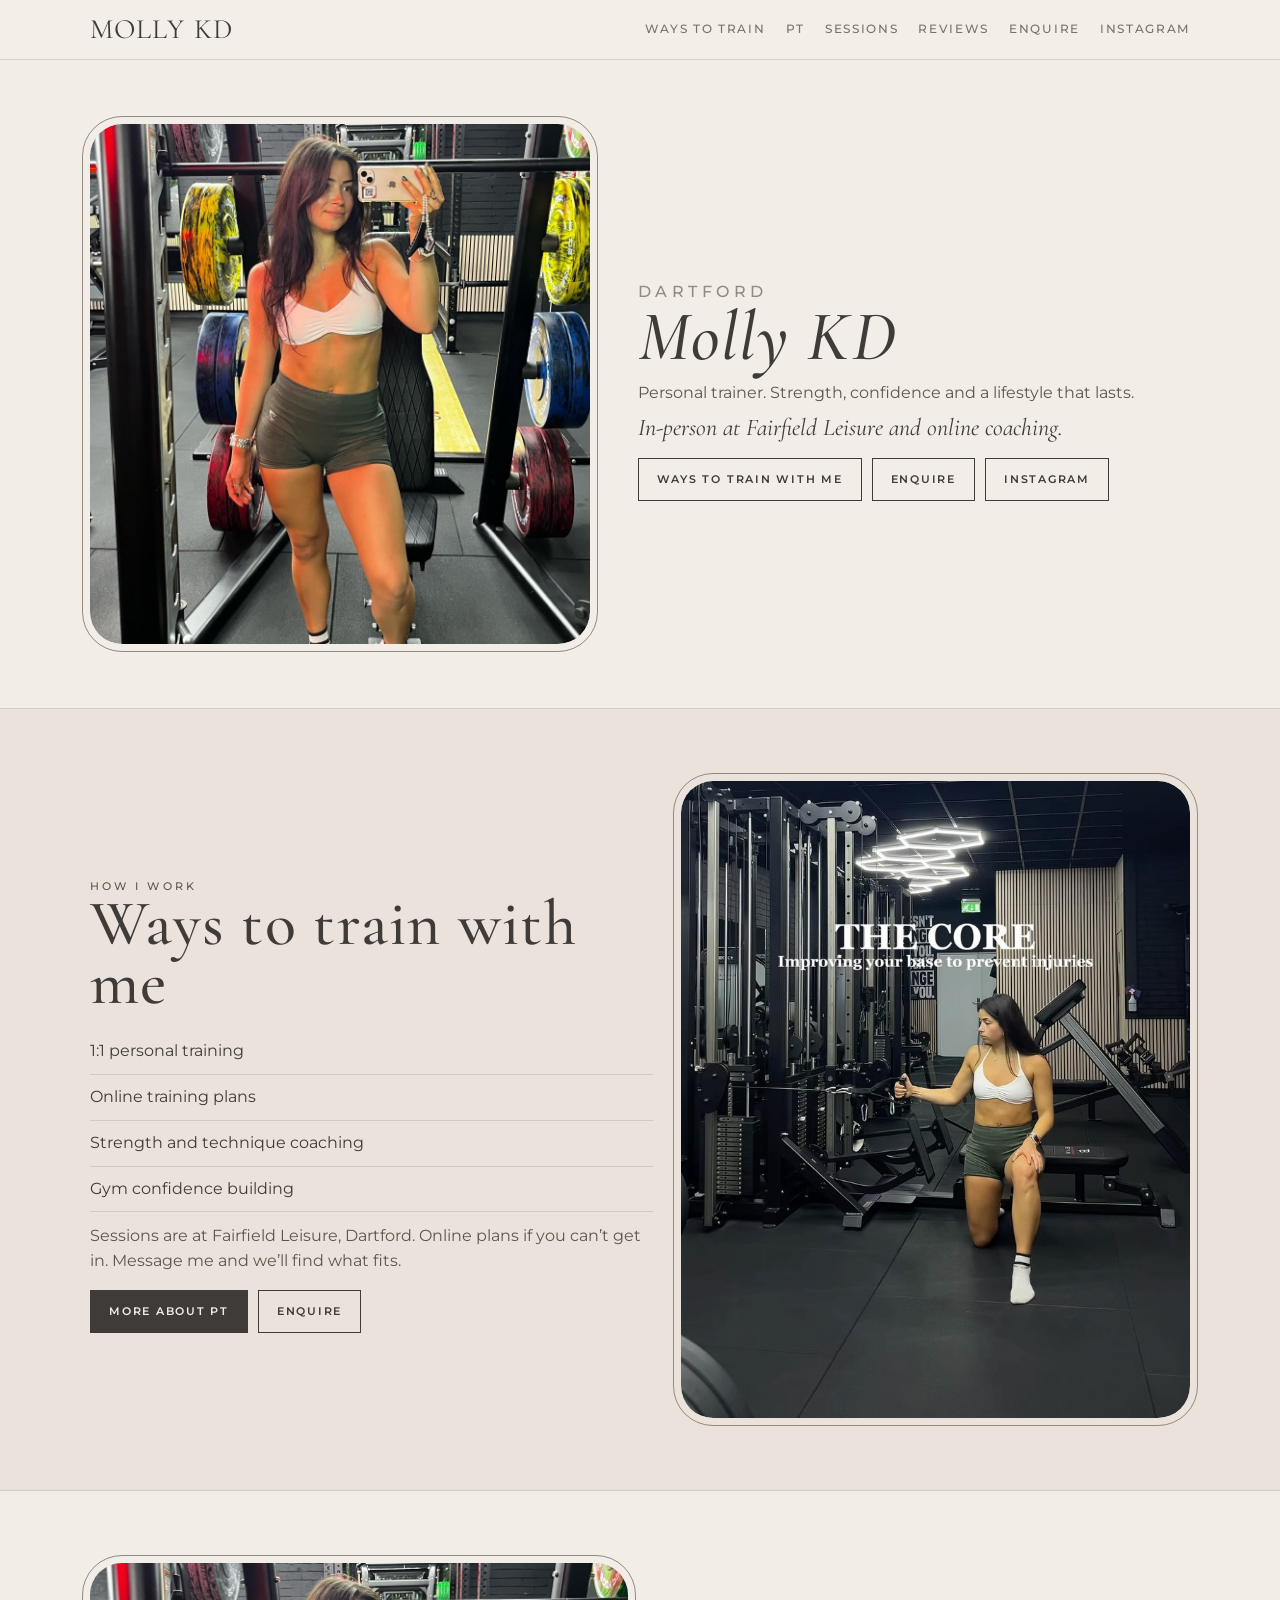
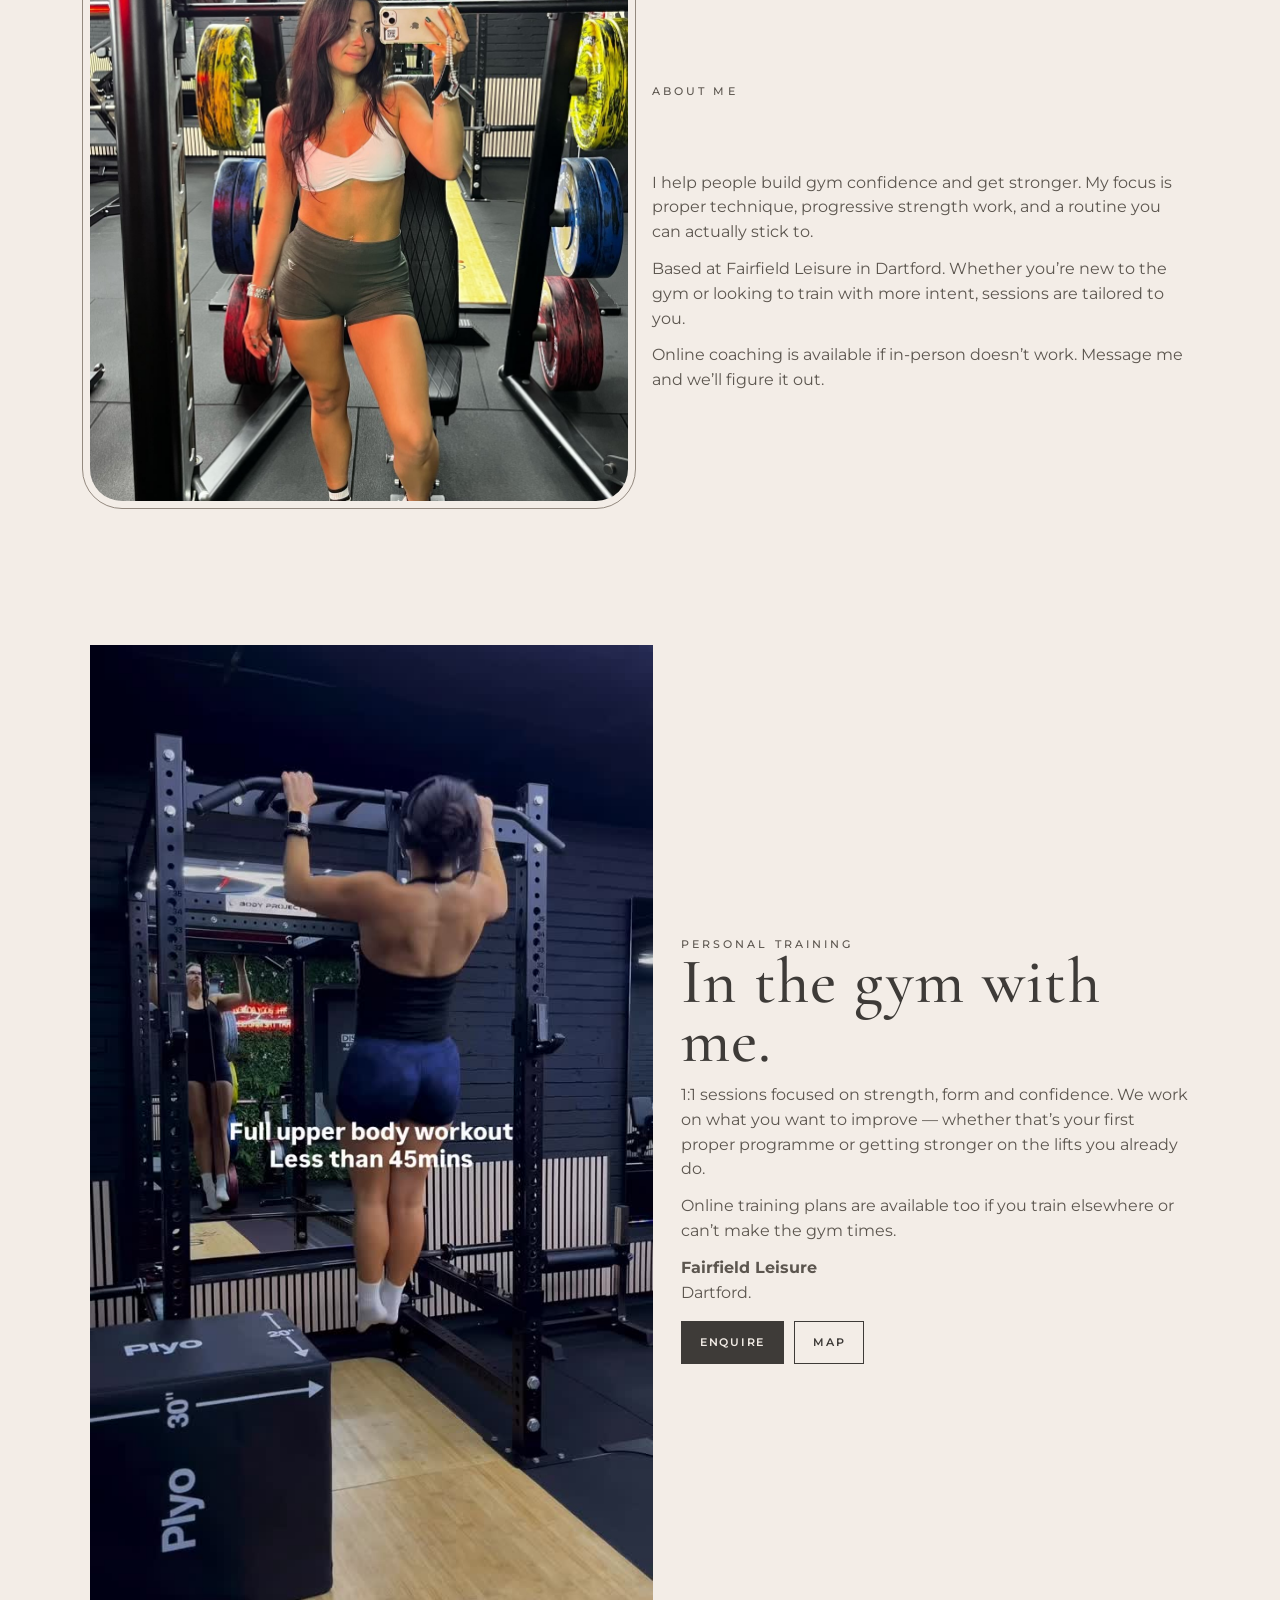
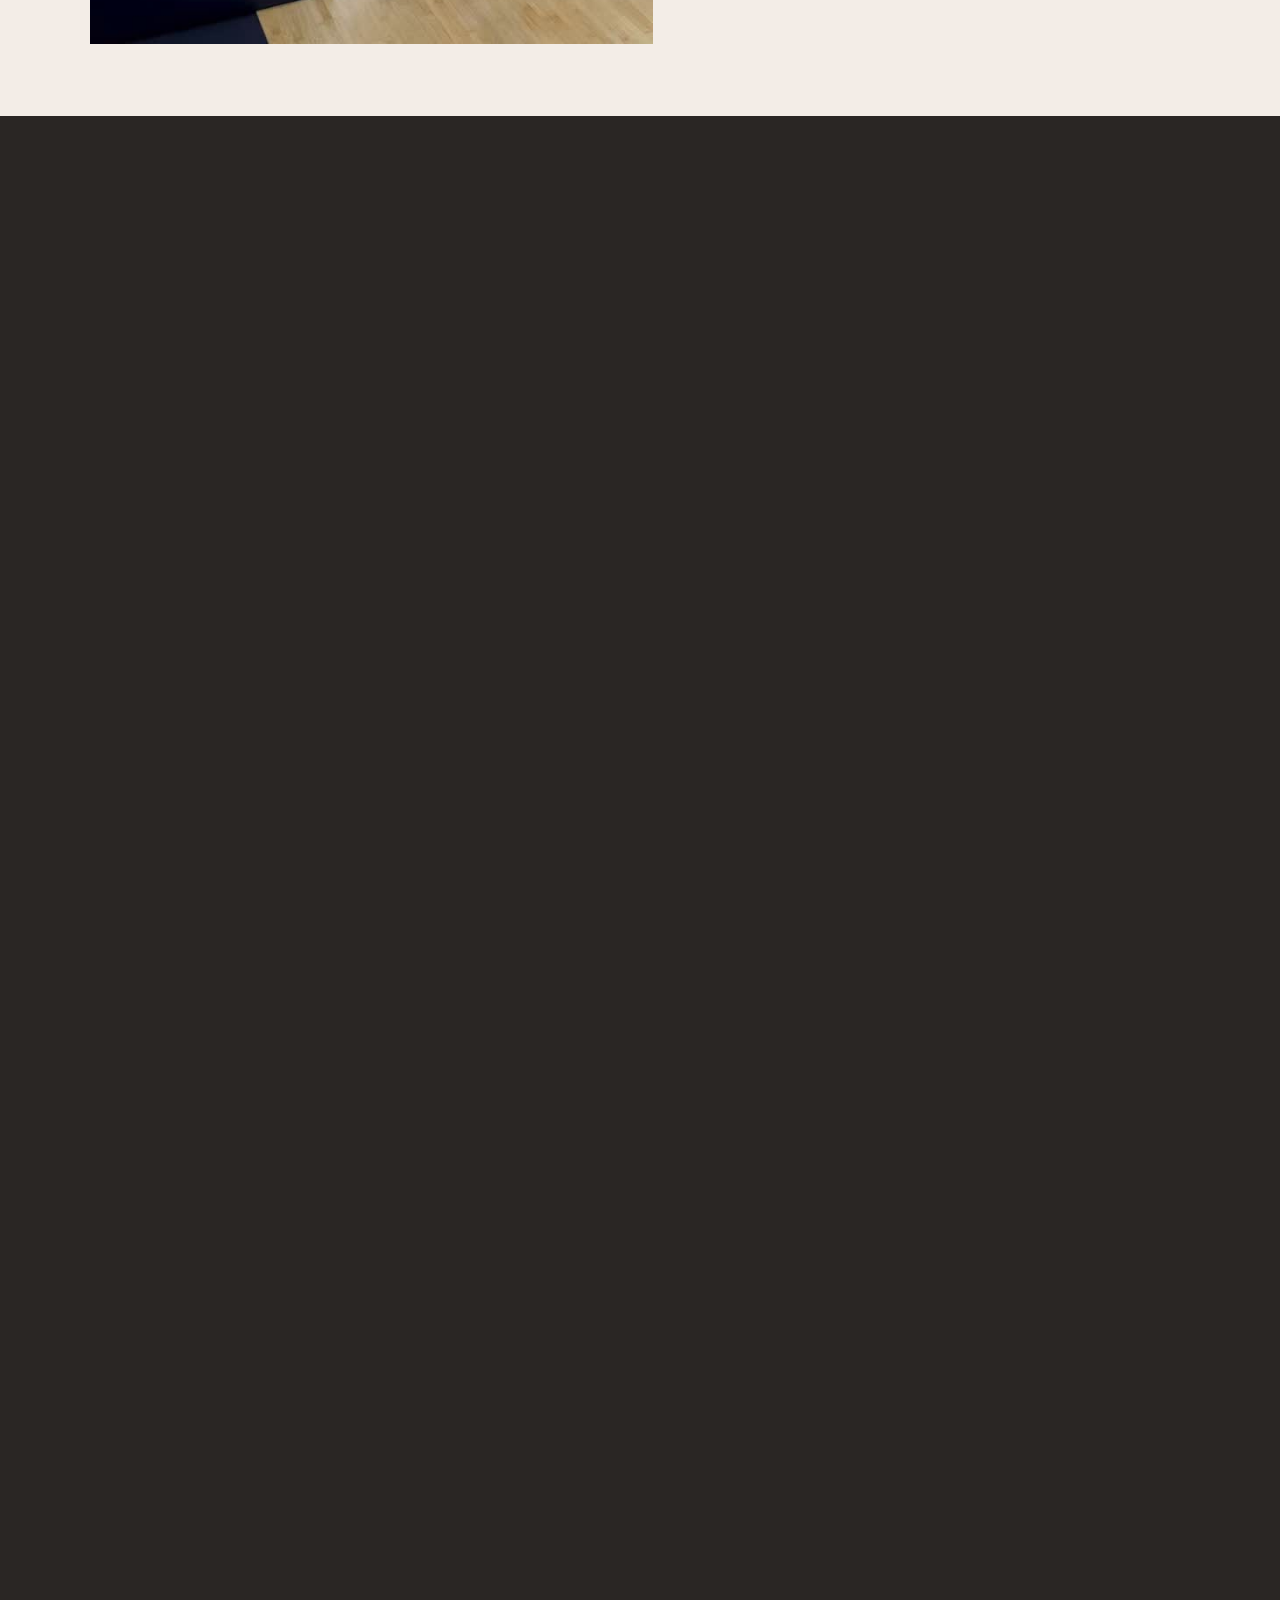
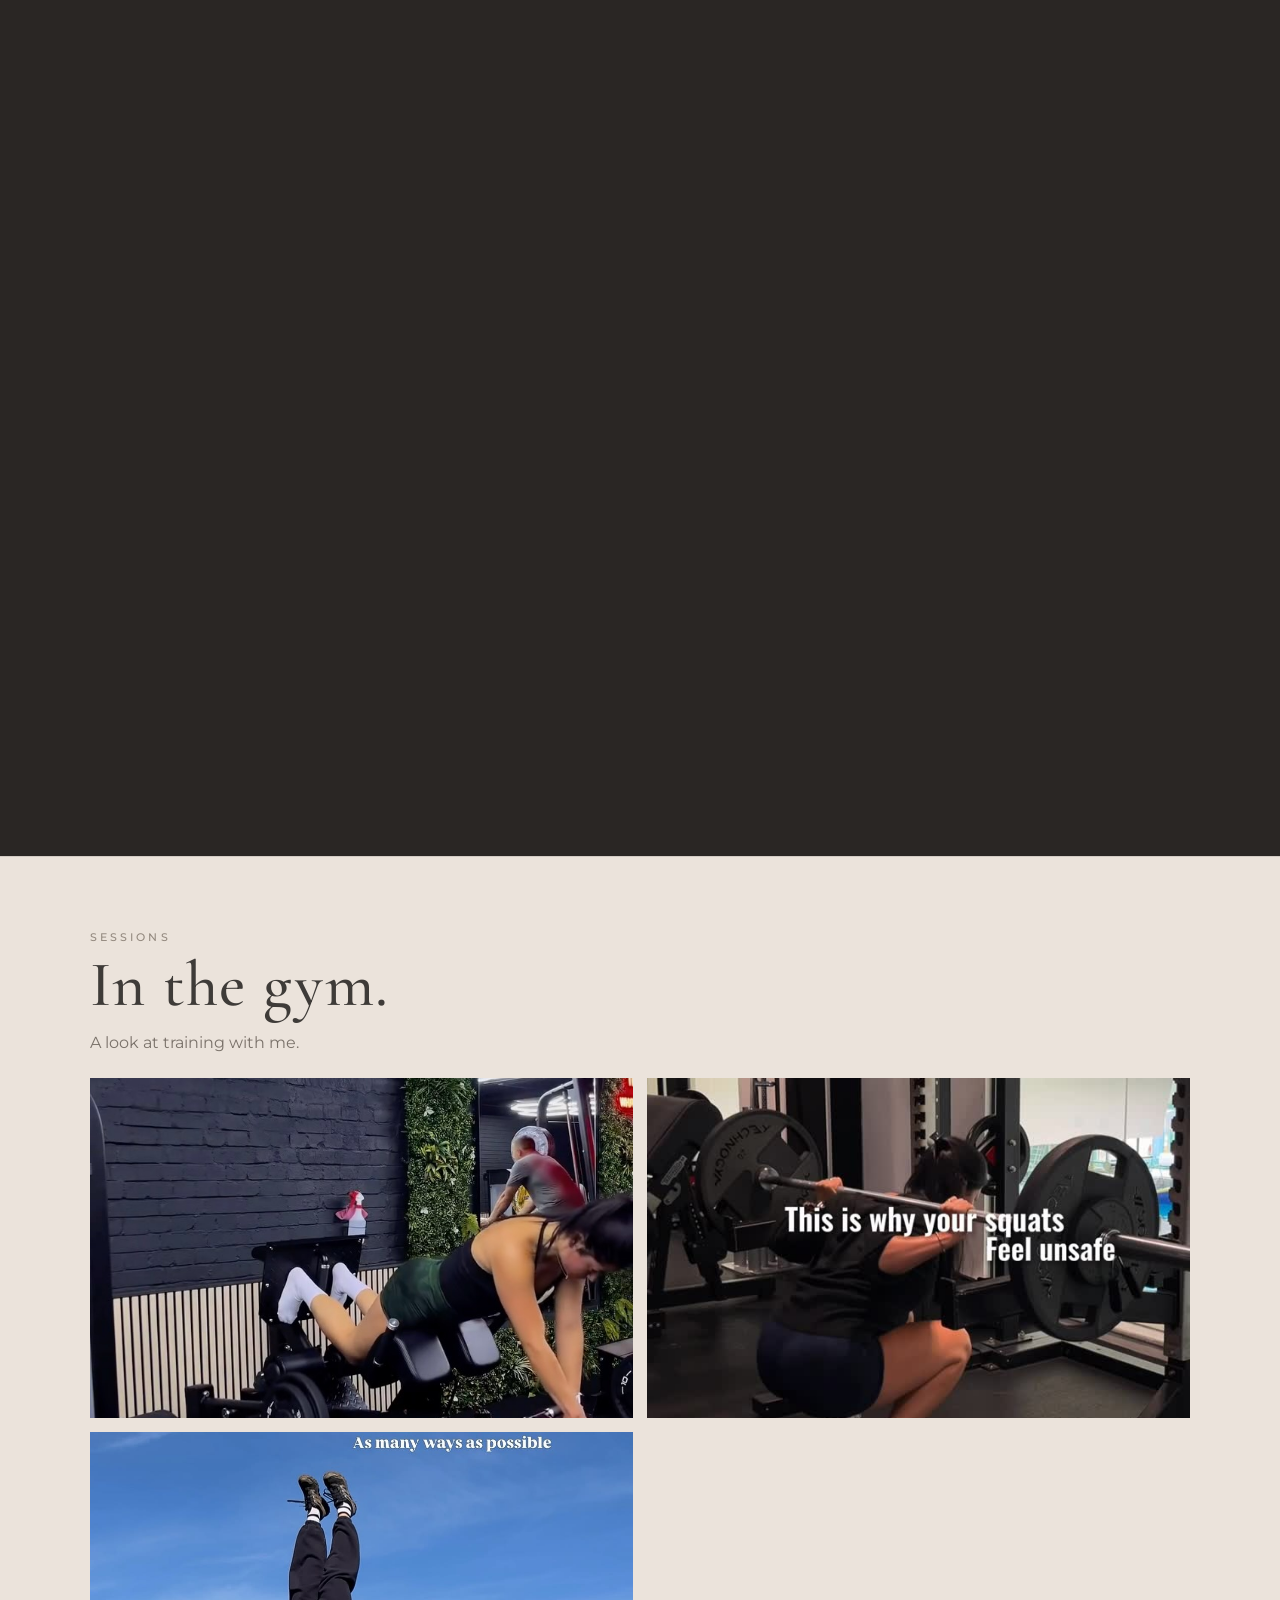
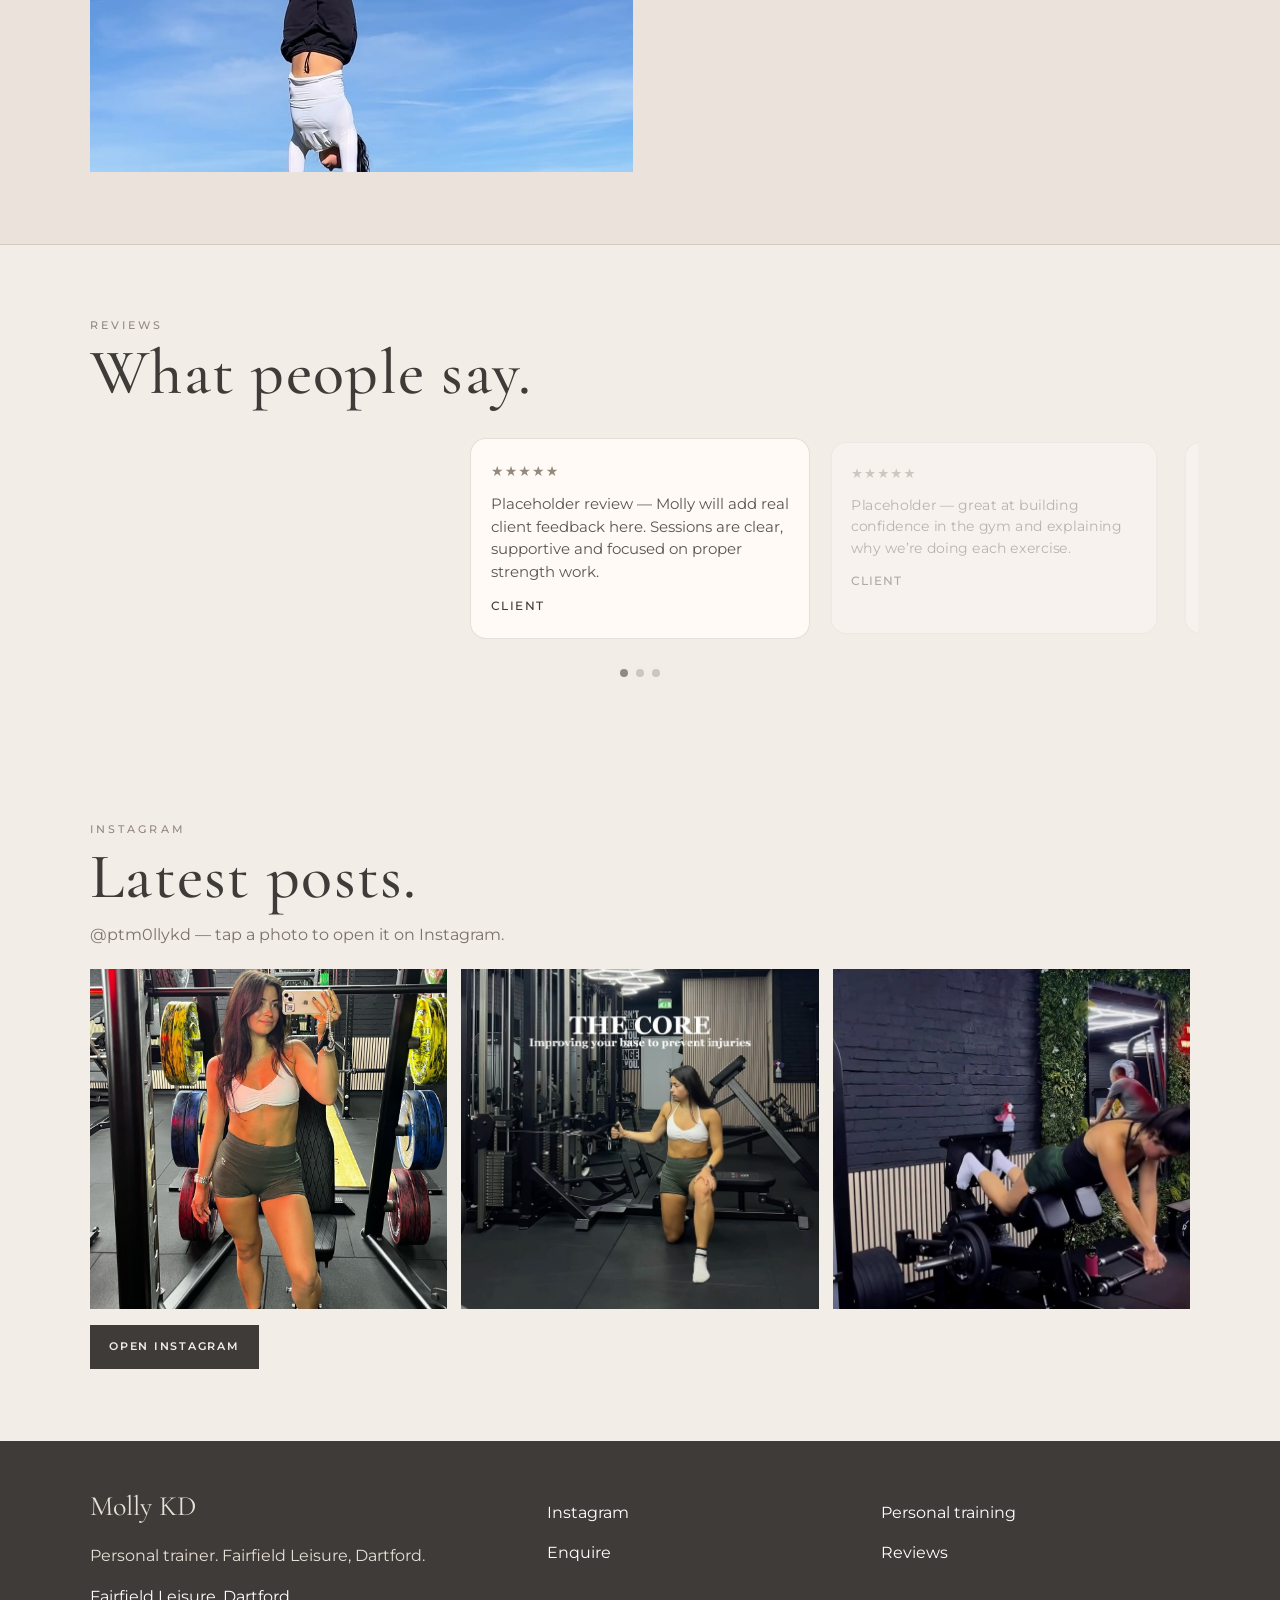
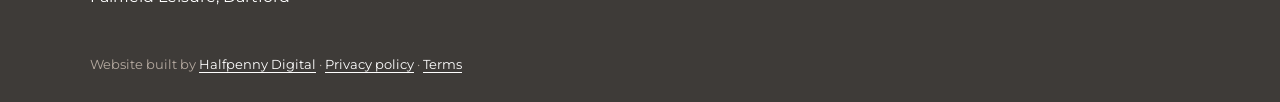
<file: index.html>
<!DOCTYPE html>
<html lang="en">
<head>
  <meta charset="utf-8" />
  <meta name="viewport" content="width=device-width, initial-scale=1" />
  <title>Molly KD — Personal Trainer, Dartford</title>
  <meta name="description" content="1-to-1 strength coaching and online training plans with Molly KD at Fairfield Leisure, Dartford." />
  <link rel="preconnect" href="https://fonts.googleapis.com" />
  <link rel="preconnect" href="https://fonts.gstatic.com" crossorigin />
  <link href="https://fonts.googleapis.com/css2?family=Cormorant+Garamond:ital,wght@0,500;0,600;1,500&family=Montserrat:wght@400;500;600&display=swap" rel="stylesheet" />
  <link rel="stylesheet" href="css/styles.css?v=4" />
  <link rel="stylesheet" href="css/header-fix.css?v=2" />
  <link rel="stylesheet" href="css/scrub-lines.css?v=5" />
  <link rel="stylesheet" href="css/enquire.css?v=2" />
  <link rel="stylesheet" href="css/mobile-panels.css?v=47" />
  <link rel="stylesheet" href="css/reviews.css?v=4" />
</head>
<body>
  <div id="site-header"></div>

  <section class="hero">
    <div class="wrap hero-split">
      <figure class="hero-photo">
        <img src="photos/about-me-02.jpg" alt="Molly KD" />
      </figure>
      <div class="hero-copy">
        <p class="kicker hero-in d1">Dartford</p>
        <h1 class="hero-in d2">Molly KD</h1>
        <p class="hero-in d3">Personal trainer. Strength, confidence and a lifestyle that lasts.</p>
        <p class="hero-in d3 hero-tag">In-person at Fairfield Leisure and online coaching.</p>
        <div class="btn-row hero-in d4">
          <a class="btn ghost" href="#work">Ways to train with me</a>
          <a class="btn ghost" data-enquire href="enquire.html">Enquire</a>
          <a class="btn ghost" href="https://www.instagram.com/ptm0llykd/" target="_blank" rel="noreferrer">Instagram</a>
        </div>
      </div>
    </div>
  </section>

  <section class="section alt" id="work">
    <div class="wrap split">
      <div class="copy">
        <p class="kicker reveal">How I work</p>
        <h2 class="reveal">Ways to train with me</h2>
        <ul class="include-list" data-stagger>
          <li>1:1 personal training</li>
          <li>Online training plans</li>
          <li>Strength and technique coaching</li>
          <li>Gym confidence building</li>
        </ul>
        <p class="reveal">Sessions are at Fairfield Leisure, Dartford. Online plans if you can’t get in. Message me and we’ll find what fits.</p>
        <div class="btn-row reveal">
          <a class="btn" href="#pt">More about PT</a>
          <a class="btn ghost" data-enquire href="enquire.html">Enquire</a>
        </div>
      </div>
      <figure class="photo-frame reveal">
        <img src="photos/training-01.jpg" alt="Molly training" />
      </figure>
    </div>
  </section>

  <section class="section" id="about">
    <div class="wrap about-grid">
      <div>
        <p class="kicker reveal">About me</p>
        <h2 class="reveal">I’m Molly.</h2>
        <p class="reveal">I help people build gym confidence and get stronger. My focus is proper technique, progressive strength work, and a routine you can actually stick to.</p>
        <p class="reveal about-more">Based at Fairfield Leisure in Dartford. Whether you’re new to the gym or looking to train with more intent, sessions are tailored to you.</p>
        <p class="reveal">Online coaching is available if in-person doesn’t work. Message me and we’ll figure it out.</p>
      </div>
      <figure class="about-photo reveal">
        <img src="photos/about-me-02.jpg" alt="Molly KD" />
      </figure>
    </div>
  </section>

  <section class="section" id="pt">
    <div class="wrap split">
      <figure class="photo-frame reveal">
        <img src="photos/training-02.jpg" alt="Molly in the gym" />
      </figure>
      <div class="copy">
        <p class="kicker reveal">Personal training</p>
        <h2 class="reveal">In the gym with me.</h2>
        <p class="reveal">1:1 sessions focused on strength, form and confidence. We work on what you want to improve — whether that’s your first proper programme or getting stronger on the lifts you already do.</p>
        <p class="reveal">Online training plans are available too if you train elsewhere or can’t make the gym times.</p>
        <p class="reveal"><strong>Fairfield Leisure</strong><br />Dartford.</p>
        <div class="btn-row reveal">
          <a class="btn" data-enquire href="enquire.html">Enquire</a>
          <a class="btn ghost" href="https://maps.google.com/?q=Fairfield+Leisure+Dartford" target="_blank" rel="noreferrer">Map</a>
        </div>
      </div>
    </div>
  </section>

  <section class="scrub" id="scrub">
    <div class="scrub-sticky">
      <video
        class="scrub-video"
        src="videos/training-reel.mp4"
        muted
        loop
        playsinline
        webkit-playsinline
        preload="auto"
      ></video>
      <div class="scrub-shade"></div>
      <div class="scrub-copy">
        <h2>
          <span class="scrub-line">STRENGTH</span>
          <span class="scrub-line">THAT</span>
          <span class="scrub-line">STICKS</span>
        </h2>
      </div>
      <div class="scrub-copy right">
        <h2>
          <span class="scrub-line">STRENGTH</span>
          <span class="scrub-line">THAT</span>
          <span class="scrub-line">STICKS</span>
        </h2>
      </div>
    </div>
  </section>

  <section class="section alt" id="studio">
    <div class="wrap">
      <p class="kicker reveal">Sessions</p>
      <h2 class="reveal">In the gym.</h2>
      <p class="lede reveal">A look at training with me.</p>
      <div class="results" data-stagger>
        <figure><img src="photos/action-01.jpg" alt="Training" /></figure>
        <figure><img src="photos/training-03.jpg" alt="Gym session" /></figure>
        <figure><img src="photos/lifestyle-01.jpg" alt="Lifestyle" /></figure>
      </div>
    </div>
  </section>

  <section class="section" id="reviews">
    <div class="wrap">
      <p class="kicker reveal">Reviews</p>
      <h2 class="reveal">What people say.</h2>
      <div class="quote-scroller" id="quote-scroller">
        <div class="quotes" id="quotes">
          <figure class="quote is-active">
            <p class="stars" aria-label="5 stars">★★★★★</p>
            <blockquote>Placeholder review — Molly will add real client feedback here. Sessions are clear, supportive and focused on proper strength work.</blockquote>
            <figcaption>Client</figcaption>
          </figure>
          <figure class="quote">
            <p class="stars" aria-label="5 stars">★★★★★</p>
            <blockquote>Placeholder — great at building confidence in the gym and explaining why we’re doing each exercise.</blockquote>
            <figcaption>Client</figcaption>
          </figure>
          <figure class="quote">
            <p class="stars" aria-label="5 stars">★★★★★</p>
            <blockquote>Placeholder — progress has been steady and the online plans are easy to follow when I can’t get in.</blockquote>
            <figcaption>Client</figcaption>
          </figure>
        </div>
      </div>
      <div class="quote-dots" id="quote-dots"></div>
    </div>
  </section>

  <section class="section" id="social">
    <div class="wrap">
      <p class="kicker reveal">Instagram</p>
      <h2 class="reveal">Latest posts.</h2>
      <p class="lede reveal">@ptm0llykd — tap a photo to open it on Instagram.</p>
      <div class="results ig-grid" data-stagger>
        <figure>
          <a href="https://www.instagram.com/ptm0llykd/" target="_blank" rel="noreferrer">
            <img src="photos/about-me-02.jpg" alt="Instagram" />
          </a>
        </figure>
        <figure>
          <a href="https://www.instagram.com/ptm0llykd/" target="_blank" rel="noreferrer">
            <img src="photos/training-01.jpg" alt="Instagram" />
          </a>
        </figure>
        <figure>
          <a href="https://www.instagram.com/ptm0llykd/" target="_blank" rel="noreferrer">
            <img src="photos/action-01.jpg" alt="Instagram" />
          </a>
        </figure>
      </div>
      <div class="btn-row reveal">
        <a class="btn" href="https://www.instagram.com/ptm0llykd/" target="_blank" rel="noreferrer">Open Instagram</a>
      </div>
    </div>
  </section>

  <div id="site-footer"></div>
  <script src="js/site.js?v=2"></script>



</body>
</html>
</file>
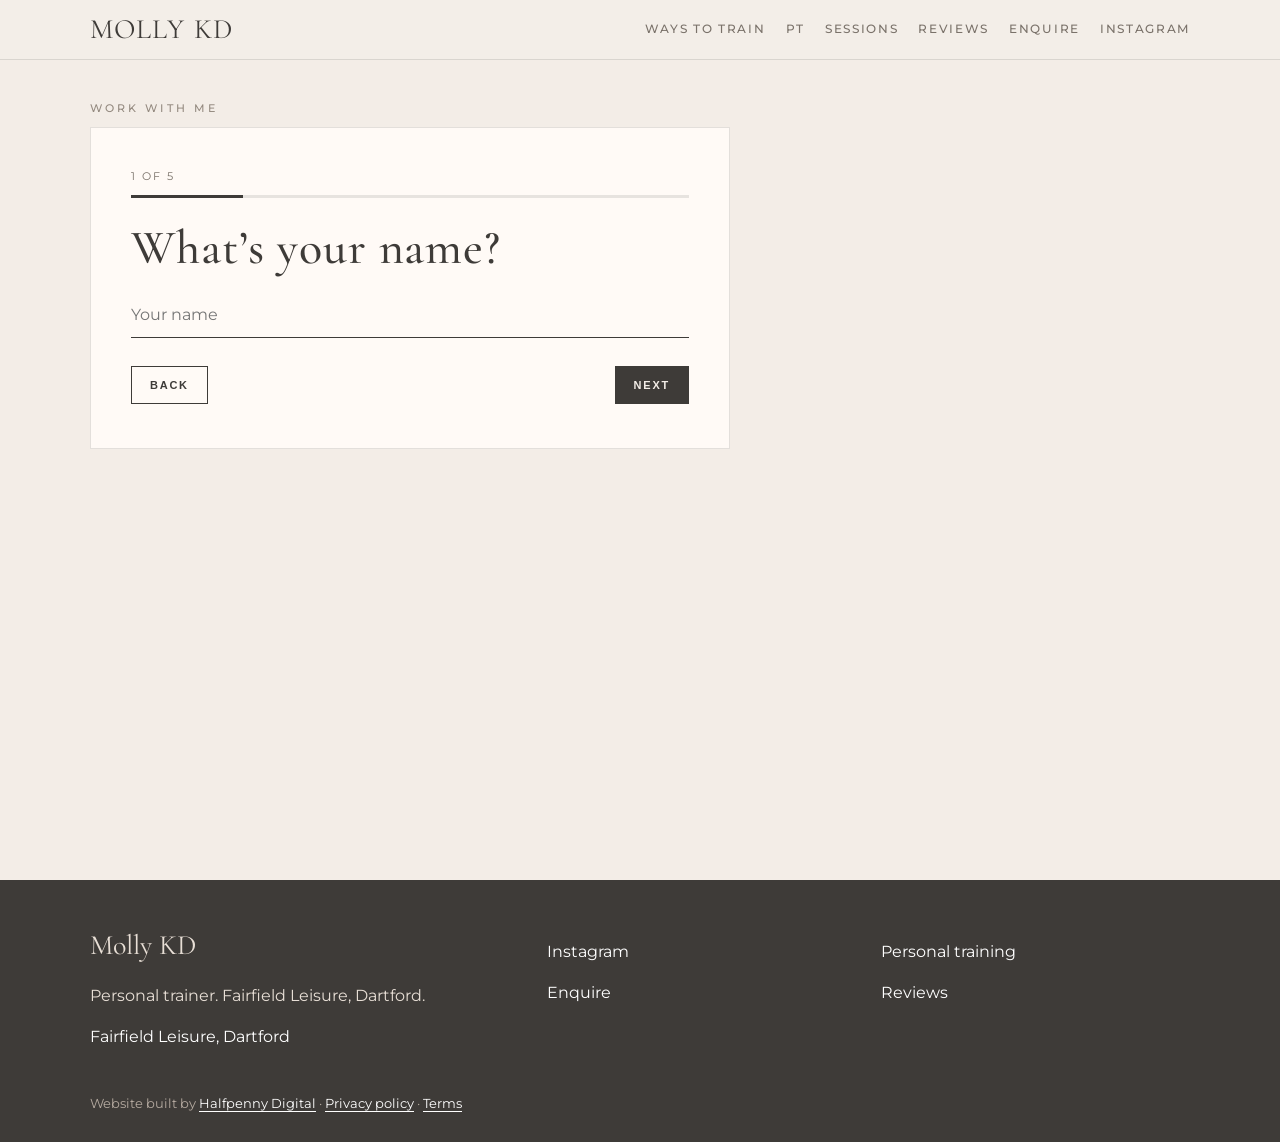
<file: enquire.html>
<!DOCTYPE html>
<html lang="en">
<head>
  <meta charset="utf-8" />
  <meta name="viewport" content="width=device-width, initial-scale=1" />
  <title>Enquire — Jade Ellie Fitness</title>
  <meta name="description" content="Tell Jade what you want to work on." />
  <link rel="preconnect" href="https://fonts.googleapis.com" />
  <link rel="preconnect" href="https://fonts.gstatic.com" crossorigin />
  <link href="https://fonts.googleapis.com/css2?family=Cormorant+Garamond:ital,wght@0,500;0,600;1,500&family=Montserrat:wght@400;500;600&display=swap" rel="stylesheet" />
  <link rel="stylesheet" href="css/styles.css?v=2" />
  <link rel="stylesheet" href="css/header-fix.css?v=2" />
  <link rel="stylesheet" href="css/enquire.css?v=3" />
</head>
<body>
  <div id="site-header"></div>

  <section class="section enquire" id="enquire">
    <div class="wrap">
      <p class="kicker">Work with me</p>
      <div class="enquire-card" data-enquire-form>
        <div class="enquire-top">
          <p class="enquire-count" data-count>1 of 10</p>
        </div>
        <div class="enquire-bar"><span data-bar></span></div>
        <div data-body></div>
        <p class="enquire-error" data-error></p>
      </div>
    </div>
  </section>

  <div id="site-footer"></div>
  <script src="js/site.js?v=12"></script>
  <script src="js/enquire.js?v=4"></script>
</body>
</html>
</file>
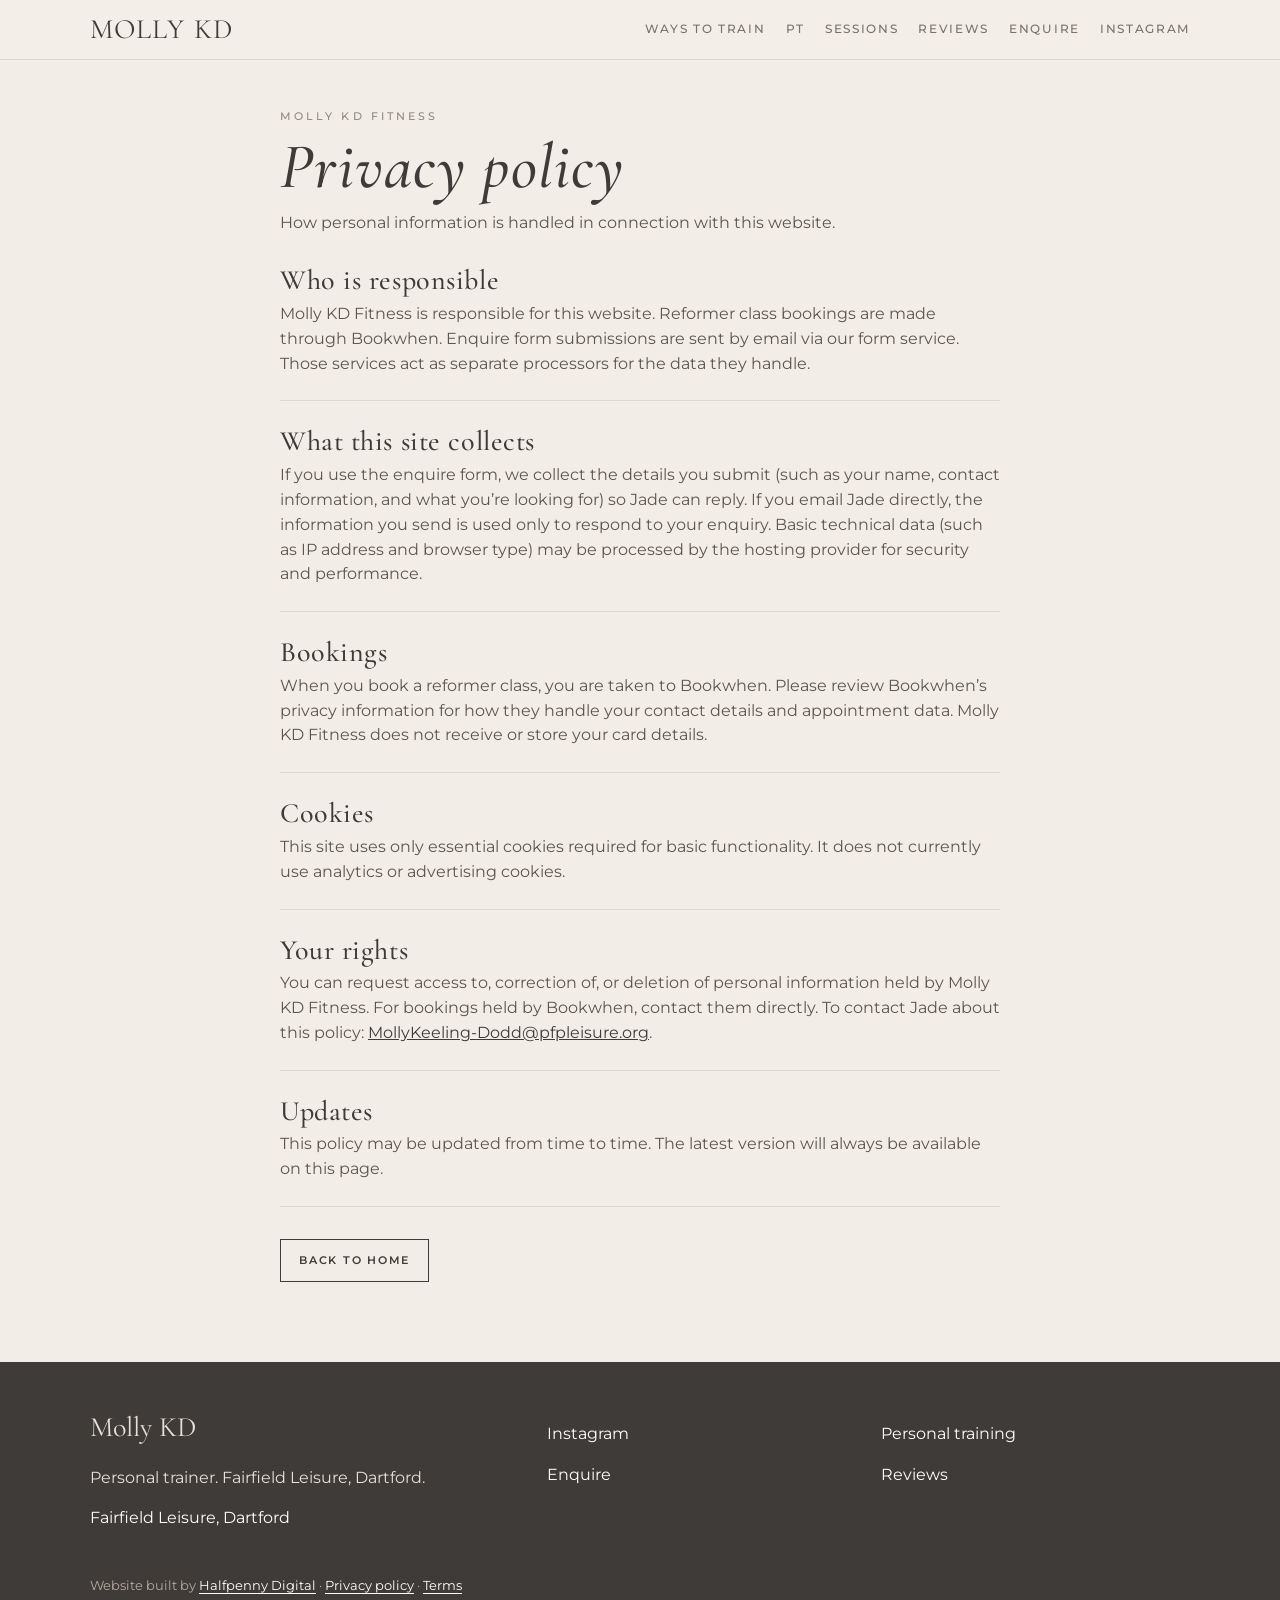
<file: privacy.html>
<!DOCTYPE html>
<html lang="en">
<head>
  <meta charset="utf-8" />
  <meta name="viewport" content="width=device-width, initial-scale=1" />
  <title>Privacy policy — Molly KD Fitness</title>
  <meta name="description" content="Privacy policy for Molly KD Fitness." />
  <link rel="preconnect" href="https://fonts.googleapis.com" />
  <link rel="preconnect" href="https://fonts.gstatic.com" crossorigin />
  <link href="https://fonts.googleapis.com/css2?family=Cormorant+Garamond:ital,wght@0,500;0,600;1,500&family=Montserrat:wght@400;500;600&display=swap" rel="stylesheet" />
  <link rel="stylesheet" href="css/styles.css?v=4" />
  <link rel="stylesheet" href="css/header-fix.css?v=2" />
  <link rel="stylesheet" href="css/enquire.css?v=2" />
  <link rel="stylesheet" href="css/mobile-panels.css?v=43" />
  <style>
    .page { padding: 48px 0 80px; }
    .page-wrap { max-width: 720px; }
    .page h1 {
      margin: 0 0 12px;
      font-family: "Cormorant Garamond", Georgia, serif;
      font-weight: 500;
      font-size: clamp(40px, 8vw, 64px);
      line-height: 1;
      color: #3e3b38;
    }
    .page .lede { margin: 0 0 32px; max-width: 40em; color: #5c564f; }
    .policy {
      margin: 0 0 28px;
      padding: 0 0 24px;
      border-bottom: 1px solid rgba(62, 59, 56, 0.12);
    }
    .policy h2 {
      margin: 0 0 8px;
      font-family: "Cormorant Garamond", Georgia, serif;
      font-size: clamp(22px, 4vw, 28px);
      font-weight: 500;
      color: #3e3b38;
    }
    .policy p { margin: 0; color: #5c564f; }
    .policy a { color: #3e3b38; }
  </style>
</head>
<body>
  <div id="site-header"></div>
  <main class="page">
    <div class="wrap page-wrap">
      <p class="kicker">Molly KD Fitness</p>
      <h1>Privacy policy</h1>
      <p class="lede">How personal information is handled in connection with this website.</p>

      <article class="policy">
        <h2>Who is responsible</h2>
        <p>Molly KD Fitness is responsible for this website. Reformer class bookings are made through Bookwhen. Enquire form submissions are sent by email via our form service. Those services act as separate processors for the data they handle.</p>
      </article>

      <article class="policy">
        <h2>What this site collects</h2>
        <p>If you use the enquire form, we collect the details you submit (such as your name, contact information, and what you’re looking for) so Jade can reply. If you email Jade directly, the information you send is used only to respond to your enquiry. Basic technical data (such as IP address and browser type) may be processed by the hosting provider for security and performance.</p>
      </article>

      <article class="policy">
        <h2>Bookings</h2>
        <p>When you book a reformer class, you are taken to Bookwhen. Please review Bookwhen’s privacy information for how they handle your contact details and appointment data. Molly KD Fitness does not receive or store your card details.</p>
      </article>

      <article class="policy">
        <h2>Cookies</h2>
        <p>This site uses only essential cookies required for basic functionality. It does not currently use analytics or advertising cookies.</p>
      </article>

      <article class="policy">
        <h2>Your rights</h2>
        <p>You can request access to, correction of, or deletion of personal information held by Molly KD Fitness. For bookings held by Bookwhen, contact them directly. To contact Jade about this policy: <a href="mailto:MollyKeeling-Dodd@pfpleisure.org">MollyKeeling-Dodd@pfpleisure.org</a>.</p>
      </article>

      <article class="policy">
        <h2>Updates</h2>
        <p>This policy may be updated from time to time. The latest version will always be available on this page.</p>
      </article>

      <div class="btn-row" style="margin-top:32px">
        <a class="btn ghost" href="index.html">Back to home</a>
      </div>
    </div>
  </main>
  <div id="site-footer"></div>
  <script src="js/site.js?v=15"></script>
</body>
</html>
</file>
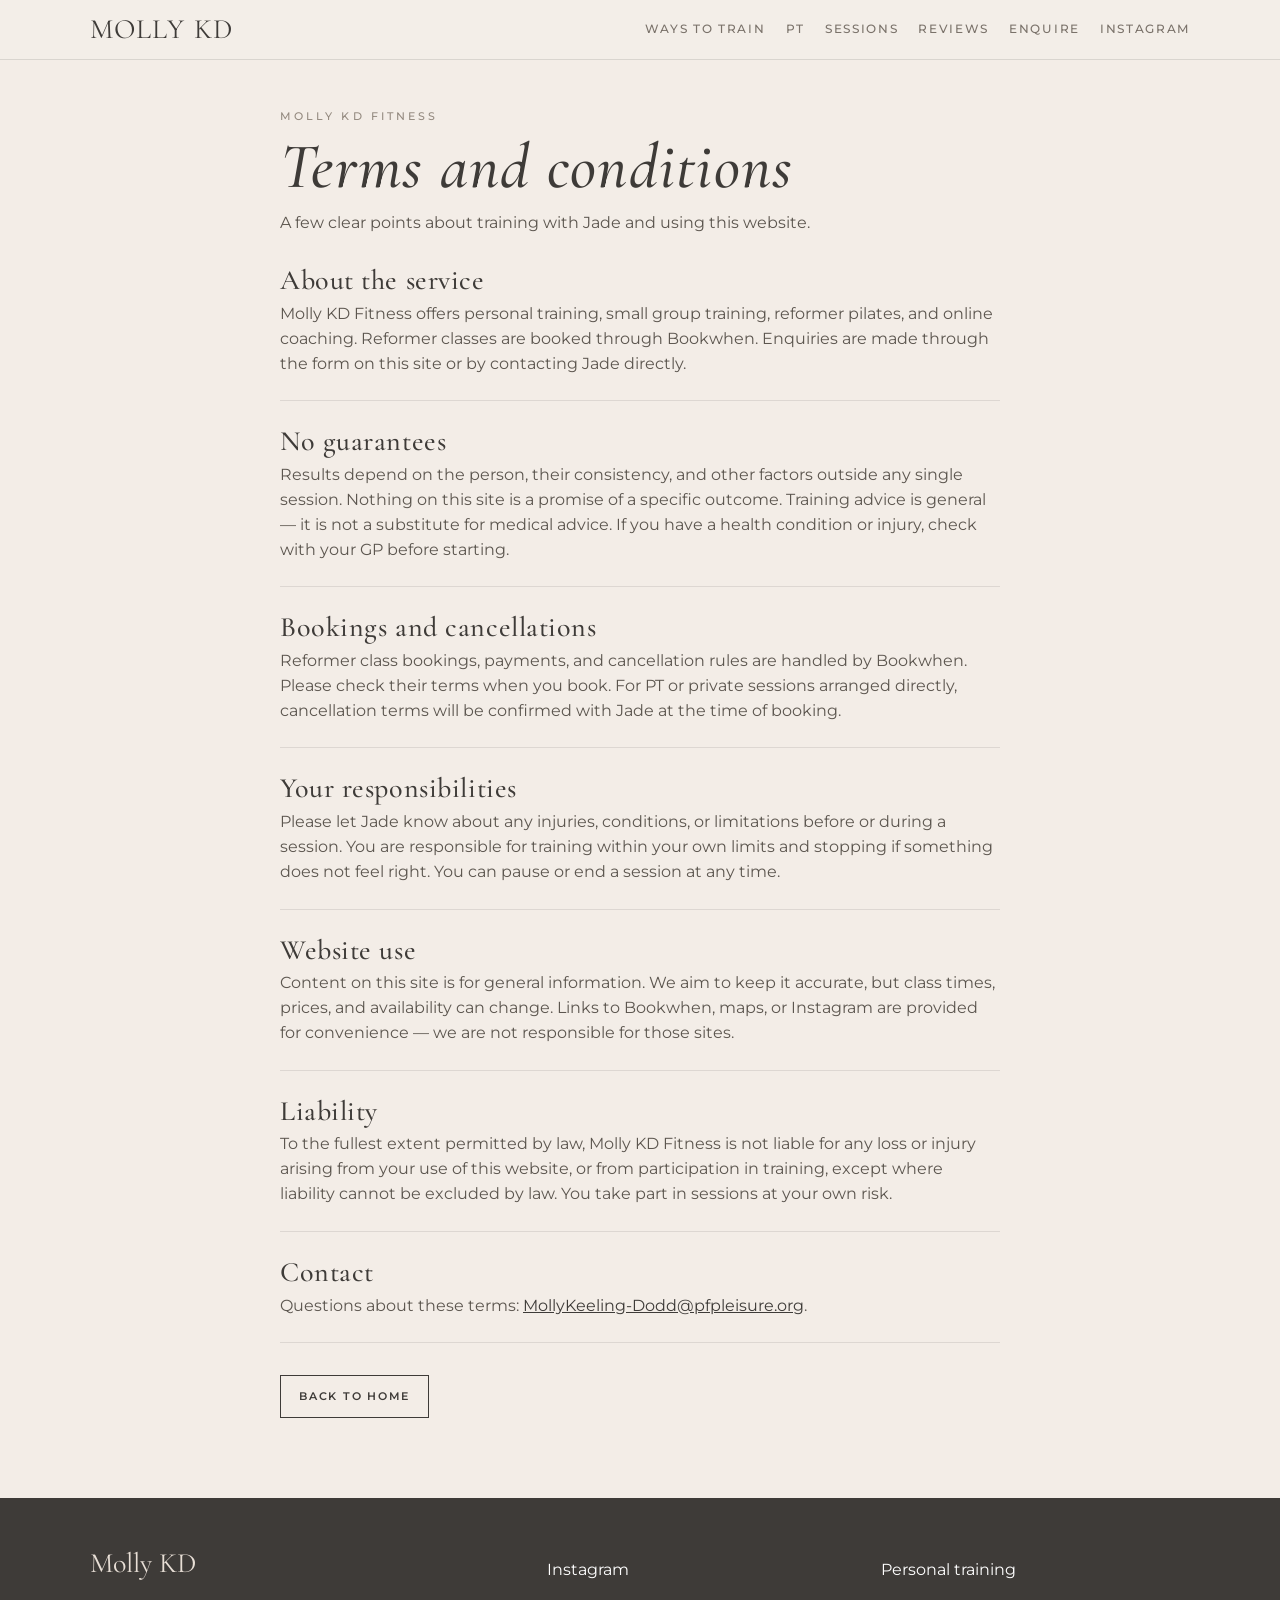
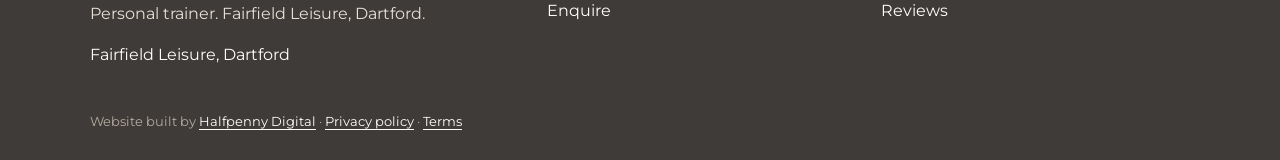
<file: terms.html>
<!DOCTYPE html>
<html lang="en">
<head>
  <meta charset="utf-8" />
  <meta name="viewport" content="width=device-width, initial-scale=1" />
  <title>Terms — Molly KD Fitness</title>
  <meta name="description" content="Terms and conditions for Molly KD Fitness." />
  <link rel="preconnect" href="https://fonts.googleapis.com" />
  <link rel="preconnect" href="https://fonts.gstatic.com" crossorigin />
  <link href="https://fonts.googleapis.com/css2?family=Cormorant+Garamond:ital,wght@0,500;0,600;1,500&family=Montserrat:wght@400;500;600&display=swap" rel="stylesheet" />
  <link rel="stylesheet" href="css/styles.css?v=4" />
  <link rel="stylesheet" href="css/header-fix.css?v=2" />
  <link rel="stylesheet" href="css/enquire.css?v=2" />
  <link rel="stylesheet" href="css/mobile-panels.css?v=43" />
  <style>
    .page { padding: 48px 0 80px; }
    .page-wrap { max-width: 720px; }
    .page h1 {
      margin: 0 0 12px;
      font-family: "Cormorant Garamond", Georgia, serif;
      font-weight: 500;
      font-size: clamp(40px, 8vw, 64px);
      line-height: 1;
      color: #3e3b38;
    }
    .page .lede { margin: 0 0 32px; max-width: 40em; color: #5c564f; }
    .policy {
      margin: 0 0 28px;
      padding: 0 0 24px;
      border-bottom: 1px solid rgba(62, 59, 56, 0.12);
    }
    .policy h2 {
      margin: 0 0 8px;
      font-family: "Cormorant Garamond", Georgia, serif;
      font-size: clamp(22px, 4vw, 28px);
      font-weight: 500;
      color: #3e3b38;
    }
    .policy p { margin: 0; color: #5c564f; }
    .policy a { color: #3e3b38; }
  </style>
</head>
<body>
  <div id="site-header"></div>
  <main class="page">
    <div class="wrap page-wrap">
      <p class="kicker">Molly KD Fitness</p>
      <h1>Terms and conditions</h1>
      <p class="lede">A few clear points about training with Jade and using this website.</p>

      <article class="policy">
        <h2>About the service</h2>
        <p>Molly KD Fitness offers personal training, small group training, reformer pilates, and online coaching. Reformer classes are booked through Bookwhen. Enquiries are made through the form on this site or by contacting Jade directly.</p>
      </article>

      <article class="policy">
        <h2>No guarantees</h2>
        <p>Results depend on the person, their consistency, and other factors outside any single session. Nothing on this site is a promise of a specific outcome. Training advice is general — it is not a substitute for medical advice. If you have a health condition or injury, check with your GP before starting.</p>
      </article>

      <article class="policy">
        <h2>Bookings and cancellations</h2>
        <p>Reformer class bookings, payments, and cancellation rules are handled by Bookwhen. Please check their terms when you book. For PT or private sessions arranged directly, cancellation terms will be confirmed with Jade at the time of booking.</p>
      </article>

      <article class="policy">
        <h2>Your responsibilities</h2>
        <p>Please let Jade know about any injuries, conditions, or limitations before or during a session. You are responsible for training within your own limits and stopping if something does not feel right. You can pause or end a session at any time.</p>
      </article>

      <article class="policy">
        <h2>Website use</h2>
        <p>Content on this site is for general information. We aim to keep it accurate, but class times, prices, and availability can change. Links to Bookwhen, maps, or Instagram are provided for convenience — we are not responsible for those sites.</p>
      </article>

      <article class="policy">
        <h2>Liability</h2>
        <p>To the fullest extent permitted by law, Molly KD Fitness is not liable for any loss or injury arising from your use of this website, or from participation in training, except where liability cannot be excluded by law. You take part in sessions at your own risk.</p>
      </article>

      <article class="policy">
        <h2>Contact</h2>
        <p>Questions about these terms: <a href="mailto:MollyKeeling-Dodd@pfpleisure.org">MollyKeeling-Dodd@pfpleisure.org</a>.</p>
      </article>

      <div class="btn-row" style="margin-top:32px">
        <a class="btn ghost" href="index.html">Back to home</a>
      </div>
    </div>
  </main>
  <div id="site-footer"></div>
  <script src="js/site.js?v=15"></script>
</body>
</html>
</file>
<file: css/styles.css>
:root {
  --bg: #f3ede7;
  --bg-2: #ebe3db;
  --ink: #3e3b38;
  --muted: #7a726a;
  --blush: #f4b6c8;
  --taupe: #93897f;
  --line: rgba(62,59,56,0.14);
  --card: #fffaf6;
}
* { box-sizing: border-box; }
html { scroll-behavior: smooth; }
body {
  margin: 0;
  font-family: "Montserrat", system-ui, sans-serif;
  color: var(--ink);
  background: var(--bg);
  line-height: 1.55;
}
img { max-width: 100%; display: block; }
a { color: inherit; }
h1, h2, h3 {
  font-family: "Cormorant Garamond", Georgia, serif;
  font-weight: 500;
  letter-spacing: 0.02em;
  line-height: 0.92;
  margin: 0;
}
.preview-banner {
  background: #3e3b38;
  color: #d8cfc6;
  font-size: 11px;
  letter-spacing: 0.12em;
  text-transform: uppercase;
  text-align: center;
  padding: 8px 12px;
}
.preview-banner a { color: #fff; text-underline-offset: 3px; }
.wrap { width: min(1100px, calc(100% - 32px)); margin: 0 auto; }
.narrow { max-width: 640px; }
#site-header { position: sticky; top: 0; z-index: 50; }
.site-header {
  background: rgba(243,237,231,0.94);
  border-bottom: 1px solid var(--line);
  backdrop-filter: blur(12px);
}
.header-inner {
  display: flex;
  align-items: center;
  justify-content: space-between;
  gap: 16px;
  padding: 8px 0;
}
.brand img {
  height: 42px;
  width: auto;
  object-fit: contain;
}
.desk-nav { display: none; flex-wrap: wrap; gap: 8px 20px; }
.desk-nav a {
  text-decoration: none;
  font-size: 12px;
  letter-spacing: 0.14em;
  text-transform: uppercase;
  color: var(--muted);
  font-weight: 500;
}
.desk-nav a:hover, .desk-nav a.active { color: var(--ink); }
.menu-btn {
  width: 44px; height: 44px;
  border: 1px solid var(--ink);
  background: transparent;
  display: inline-flex;
  flex-direction: column;
  align-items: center;
  justify-content: center;
  gap: 5px;
  cursor: pointer;
}
.menu-btn { position: relative; z-index: 70; }
.menu-btn span { display: block; width: 16px; height: 2px; background: var(--ink); transition: transform 0.2s ease, opacity 0.2s ease; }
.menu-open .menu-btn span:nth-child(1) { transform: translateY(7px) rotate(45deg); }
.menu-open .menu-btn span:nth-child(2) { opacity: 0; }
.menu-open .menu-btn span:nth-child(3) { transform: translateY(-7px) rotate(-45deg); }
.mobile-nav {
  position: fixed; inset: 0; z-index: 40;
  background: var(--bg);
  padding: 128px 24px 40px;
}
.site-header { position: relative; z-index: 60; }
.mobile-nav nav { display: flex; flex-direction: column; gap: 8px; }
.mobile-nav a {
  font-family: "Cormorant Garamond", Georgia, serif;
  font-size: 42px;
  text-decoration: none;
  line-height: 1.05;
}
.mobile-cta {
  display: none;
  position: fixed;
  left: 0; right: 0; bottom: 0;
  z-index: 45;
  gap: 8px;
  padding: 10px 12px calc(10px + env(safe-area-inset-bottom));
  background: rgba(243,237,231,0.96);
  border-top: 1px solid var(--line);
}
.mobile-cta .btn { flex: 1; text-align: center; }
.hero {
  position: relative;
  min-height: 58vh;
  display: flex;
  align-items: flex-end;
  overflow: hidden;
  color: #fff;
  background: #2a2624;
}
.hero-img {
  position: absolute;
  inset: 0;
  width: 100%;
  height: 100%;
  object-fit: cover;
  object-position: center 18%;
}
.hero::after {
  content: "";
  position: absolute;
  inset: 0;
  background: linear-gradient(180deg, rgba(42,38,36,0.05) 20%, rgba(42,38,36,0.72) 100%);
}
.hero-copy { position: relative; z-index: 1; padding: 16px 0 28px; }
.hero .kicker { color: var(--blush); }
.hero-in {
  opacity: 0;
  transform: translateY(18px);
  animation: heroIn 0.8s ease forwards;
}
.hero-in.d1 { animation-delay: 0.05s; }
.hero-in.d2 { animation-delay: 0.18s; }
.hero-in.d3 { animation-delay: 0.34s; }
.hero-in.d4 { animation-delay: 0.48s; }
@keyframes heroIn { to { opacity: 1; transform: none; } }
.kicker {
  font-size: 11px;
  letter-spacing: 0.28em;
  text-transform: uppercase;
  font-weight: 500;
  margin: 0 0 10px;
  color: var(--taupe);
}
h1 { font-size: clamp(46px, 11vw, 92px); font-style: italic; }
h2 { font-size: clamp(36px, 7vw, 64px); }
h3 { font-size: 30px; }
.lede { font-size: 16px; color: var(--muted); }
.hero p { max-width: 32em; margin: 12px 0 0; font-size: 15px; color: #f6f0ea; }
.btn-row { display: flex; flex-wrap: wrap; gap: 10px; margin-top: 16px; }
.btn {
  display: inline-block;
  background: var(--ink);
  color: #f3ede7;
  text-decoration: none;
  padding: 12px 18px;
  font-size: 11px;
  font-weight: 600;
  letter-spacing: 0.16em;
  text-transform: uppercase;
  border: 1px solid var(--ink);
}
.btn.ghost {
  background: transparent;
  color: inherit;
  border-color: currentColor;
}
.hero .btn.ghost { color: #fff; border-color: #fff; }
.section { padding: 52px 0; }
.section.alt {
  background: var(--bg-2);
  border-top: 1px solid var(--line);
  border-bottom: 1px solid var(--line);
}
.split { display: grid; gap: 28px; }
.copy p, .about-grid p { margin: 12px 0 0; color: #5c564f; }
.include-list {
  list-style: none;
  margin: 16px 0 0;
  padding: 0;
}
.include-list li {
  padding: 10px 0;
  border-bottom: 1px solid var(--line);
}
.photo-frame {
  margin: 0;
  overflow: hidden;
  background: #ddd;
}
.photo-frame img { width: 100%; height: 100%; object-fit: cover; min-height: 280px; }
.about-grid { display: grid; gap: 24px; }
.about-photo { margin: 0; }
.about-photo img { width: 100%; height: auto; }
.cards { display: grid; gap: 14px; margin-top: 24px; }
.card {
  background: var(--card);
  border: 1px solid var(--line);
  padding: 22px 20px;
}
.card p { margin: 10px 0 16px; color: #5c564f; }
.price {
  font-family: "Cormorant Garamond", Georgia, serif;
  font-size: 28px;
  margin: 0 0 14px !important;
}
.results {
  display: grid;
  grid-template-columns: 1fr;
  gap: 12px;
  margin-top: 22px;
}
.results figure { margin: 0; overflow: hidden; background: #ddd; }
.results img { width: 100%; height: 280px; object-fit: cover; }
.ig-grid a { display: block; }
.reveal {
  opacity: 0;
  transform: translateY(24px);
  transition: opacity 0.7s ease, transform 0.7s ease;
}
.reveal.is-in { opacity: 1; transform: none; }
.scrub { position: relative; height: 260vh; background: #2a2624; }
.scrub-sticky {
  position: sticky;
  top: 0;
  height: 100svh;
  overflow: hidden;
  transform: translateZ(0);
}
.scrub-fallback,
.scrub-video {
  position: absolute;
  inset: 0;
  width: 100%;
  height: 100%;
  object-fit: cover;
}
.scrub-fallback { z-index: 0; }
.scrub-video { z-index: 1; pointer-events: none; }
.scrub-shade {
  position: absolute;
  inset: 0;
  z-index: 2;
  background: linear-gradient(180deg, rgba(42,38,36,0.1) 0%, rgba(42,38,36,0.55) 100%);
}
.scrub-copy {
  position: absolute;
  left: 16px;
  right: 16px;
  bottom: 110px;
  z-index: 3;
  color: #fff;
}
.scrub-copy .kicker { color: var(--blush); }
footer {
  background: #3e3b38;
  color: #e8dfd6;
  padding: 44px 0 96px;
}
.foot-name {
  font-family: "Cormorant Garamond", Georgia, serif;
  font-size: 28px;
  margin: 0 0 8px;
}
.footer-grid { display: grid; gap: 24px; }
footer a { color: #fff; text-decoration: none; }
.credit { margin-top: 28px; font-size: 13px; color: #b5aaa0; }
.credit a { text-decoration: underline; text-underline-offset: 3px; }
@media (min-width: 820px) {
  .desk-nav { display: flex; }
  .menu-btn, .mobile-nav, .mobile-cta { display: none !important; }
  .hero { min-height: 86vh; }
  .hero-copy { padding: 56px 0 64px; }
  .hero p { font-size: 18px; }
  .section { padding: 72px 0; }
  .split { grid-template-columns: 1.05fr 0.95fr; align-items: center; }
  .about-grid { grid-template-columns: 1fr 1fr; align-items: center; }
  .cards { grid-template-columns: 1fr 1fr 1fr; }
  .results { grid-template-columns: 1fr 1fr; gap: 14px; }
  .ig-grid { grid-template-columns: 1fr 1fr 1fr; }
  .results img { height: 340px; }
  .footer-grid { grid-template-columns: 1.4fr 1fr 1fr; }
  footer { padding-bottom: 28px; }
  .brand img { height: 52px; }
  .scrub-copy {
    left: max(16px, calc((100% - 1100px) / 2));
    bottom: 56px;
  }
}
@media (max-width: 819px) {
  .mobile-cta {
    display: flex;
    transform: translateY(110%);
    opacity: 0;
    pointer-events: none;
    transition: transform 0.35s ease, opacity 0.35s ease;
  }
  .dock-on .mobile-cta {
    transform: none;
    opacity: 1;
    pointer-events: auto;
  }
  .dock-on { padding-bottom: 84px; }
  .hero {
    min-height: 0;
    height: min(520px, calc(100svh - 120px));
    align-items: flex-end;
  }
  .hero-img { object-position: center 12%; }
  .hero-copy { padding: 8px 0 16px; }
  h1 { font-size: clamp(40px, 12vw, 58px); }
  .hero p { font-size: 14px; }
  .photo-frame { display: none; }
  #pt .photo-frame { display: block; }
}
@media (prefers-reduced-motion: reduce) {
  .hero-in, .btn { animation: none !important; }
  .mobile-cta { transition: none; }
  .reveal, .hero-in { opacity: 1; transform: none; transition: none; }
  .scrub { height: auto; }
  .scrub-sticky { position: relative; height: 70vh; }
}
</file>
<file: css/header-fix.css>
.site-header {
  background: #f3eee8;
  border-bottom: 1px solid var(--line);
}
.brand img {
  height: 42px;
  width: auto;
  object-fit: contain;
  background: #f3eee8;
}
</file>
<file: css/scrub-lines.css>
.scrub-line {
  display: block;
  opacity: 0;
  transform: translateY(18px);
  transition: opacity 0.45s ease, transform 0.45s ease;
}
.scrub-line.is-on {
  opacity: 1;
  transform: none;
}
.scrub-copy h2 {
  font-size: clamp(42px, 9vw, 88px);
  font-style: italic;
  line-height: 0.9;
}
.hero .kicker,
.scrub-copy .kicker {
  color: #fff;
}
.scrub-copy.right { display: none; }

@media (min-width: 820px) {
  .scrub-video,
  .scrub-fallback {
    object-fit: contain;
    background: #2a2624;
  }
  .scrub-shade {
    background: linear-gradient(180deg, rgba(42, 38, 36, 0.1) 0%, rgba(42, 38, 36, 0.4) 100%);
  }
  .scrub-copy {
    top: 50%;
    bottom: auto;
    left: 0;
    right: auto;
    width: 22%;
    transform: translateY(-50%);
    text-align: center;
    z-index: 3;
  }
  .scrub-copy.right {
    display: block;
    left: auto;
    right: 0;
  }
  .scrub-copy h2 {
    font-size: clamp(28px, 3.2vw, 48px);
  }
}
</file>
<file: css/enquire.css>
.enquire {
  background: var(--bg);
  min-height: calc(100svh - 80px);
  padding: 40px 0 80px;
}
.enquire-card {
  background: var(--card);
  border: 1px solid var(--line);
  padding: 28px 22px 24px;
  max-width: 640px;
}
.enquire-top {
  display: flex;
  justify-content: space-between;
  align-items: baseline;
  gap: 12px;
  margin-bottom: 10px;
}
.enquire-count {
  font-size: 11px;
  letter-spacing: 0.18em;
  text-transform: uppercase;
  color: var(--muted);
  margin: 0;
}
.enquire-bar {
  height: 3px;
  background: rgba(62,59,56,0.12);
  margin: 0 0 28px;
}
.enquire-bar span {
  display: block;
  height: 100%;
  width: 0;
  background: var(--ink);
  transition: width 0.35s ease;
}
.enquire-q {
  font-size: clamp(32px, 6vw, 48px);
  margin: 0 0 22px;
}
.enquire-field, .enquire-area {
  width: 100%;
  border: 0;
  border-bottom: 1px solid var(--ink);
  background: transparent;
  font: inherit;
  font-size: 16px;
  color: var(--ink);
  padding: 10px 0;
  outline: none;
}
.enquire-area { min-height: 120px; resize: vertical; }
.enquire-choices {
  display: grid;
  gap: 10px;
}
.enquire-choice {
  text-align: left;
  background: transparent;
  border: 1px solid var(--line);
  padding: 14px 16px;
  font: inherit;
  font-size: 15px;
  color: var(--ink);
  cursor: pointer;
}
.enquire-choice.is-on {
  border-color: var(--ink);
  background: #fff;
}
.enquire-nav {
  display: flex;
  align-items: center;
  justify-content: space-between;
  gap: 12px;
  margin-top: 28px;
}
.enquire-back {
  background: none;
  border: 0;
  padding: 0;
  font: inherit;
  font-size: 13px;
  letter-spacing: 0.12em;
  text-transform: uppercase;
  color: var(--muted);
  cursor: pointer;
  text-decoration: none;
}
.enquire-error {
  color: #8a3d3d;
  font-size: 14px;
  margin: 12px 0 0;
}
.enquire-done h2 { margin-bottom: 12px; }
.enquire-done p { color: #5c564f; }
@media (max-width: 819px) {
  .about-locations { display: none; }
}
@media (min-width: 820px) {
  .enquire-card { padding: 40px 40px 32px; }
}

.enquire-label {
  display: block;
  font-size: 13px;
  letter-spacing: 0.04em;
  color: var(--muted);
  margin: 16px 0 4px;
}
.enquire-input {
  display: block;
  width: 100%;
  border: 0;
  border-bottom: 1px solid var(--ink);
  background: transparent;
  font: inherit;
  font-size: 16px;
  color: var(--ink);
  padding: 10px 0;
  outline: none;
  margin-bottom: 8px;
}
</file>
<file: css/mobile-panels.css>
@media (max-width: 819px) {
  .hero {
    position: relative;
    display: block;
    height: auto;
    min-height: calc(100svh - 61px);
    max-height: none;
    align-items: stretch;
    color: var(--ink);
    background: #f3ede7;
    overflow: hidden;
    padding: 0;
  }
  .hero .wrap.hero-split {
    position: static;
    width: 100%;
    max-width: none;
    margin: 0;
    height: auto;
    min-height: inherit;
  }
  .hero-photo {
    position: absolute;
    top: 0;
    bottom: 0;
    left: 0;
    right: auto;
    width: 78%;
    height: auto;
    margin: 0;
  }
  .hero-photo img {
    width: 100%;
    height: 100%;
    object-fit: cover;
    object-position: 60% 12%;
  }
  .hero::after {
    content: none !important;
    display: none !important;
    background: none !important;
  }
  .hero-copy {
    position: relative;
    top: auto;
    left: auto;
    transform: none;
    z-index: 2;
    display: flex;
    flex-direction: column;
    justify-content: center;
    text-align: right;
    color: var(--ink);
    width: min(240px, 52%);
    max-width: none;
    min-height: calc(100svh - 61px);
    margin: 0 0 0 auto;
    padding: 28px 16px 32px 20px;
    box-sizing: border-box;
    background: #f3ede7;
  }
  .hero-copy::before {
    content: "";
    position: absolute;
    top: 0;
    bottom: 0;
    right: 100%;
    width: 100px;
    background: linear-gradient(270deg, #f3ede7 0%, rgba(243, 237, 231, 0.95) 8%, rgba(243, 237, 231, 0.6) 30%, rgba(243, 237, 231, 0.25) 60%, rgba(243, 237, 231, 0) 100%);
    pointer-events: none;
  }
  .hero .kicker,
  .hero h1,
  .hero p {
    color: var(--ink);
  }
  .hero .kicker {
    color: var(--taupe);
    margin: 0 0 12px;
  }
  .hero h1 {
    font-size: clamp(44px, 12vw, 56px);
    margin: 0 0 14px;
  }
  .hero p {
    color: #5c564f;
    font-size: 15px;
    line-height: 1.45;
    margin: 0 0 8px;
    max-width: none;
  }
  .hero .hero-tag {
    font-family: "Cormorant Garamond", Georgia, serif;
    font-style: italic;
    font-size: 20px;
    line-height: 1.2;
    color: var(--ink);
    margin: 4px 0 0;
  }
  .hero .btn-row {
    width: 100%;
    gap: 10px;
    margin-top: 20px;
    flex-direction: column;
    align-items: stretch;
    flex-wrap: nowrap;
  }
  .hero .btn.ghost {
    color: var(--ink);
    border-color: var(--ink);
    background: transparent;
    padding: 12px 8px;
    width: 100%;
    text-align: center;
    box-sizing: border-box;
    font-size: 10px;
    letter-spacing: 0.07em;
    line-height: 1.3;
    white-space: nowrap;
  }

  #about.section {
    position: relative;
    height: 680px;
    min-height: 680px;
    max-height: 680px;
    padding: 0 !important;
    overflow: hidden;
    background: #f3ede7;
  }
  #about .wrap {
    position: static !important;
    width: 46% !important;
    max-width: 190px;
    height: 680px;
    margin: 0 0 0 auto !important;
    padding: 20px 14px 16px 4px;
    display: flex;
    align-items: flex-start;
    justify-content: flex-end;
  }
  #about .about-grid { display: block; }
  #about .about-grid > div {
    position: relative;
    z-index: 2;
    text-align: right;
  }
  #about .about-grid > div p {
    font-size: 15px !important;
    line-height: 1.4 !important;
  }

  #about .about-more { display: none; }
  #about .about-photo {
    position: absolute !important;
    top: 0 !important;
    left: 0 !important;
    right: auto !important;
    bottom: 0 !important;
    width: 62% !important;
    height: 680px !important;
    margin: 0 !important;
    z-index: 0;
  }
  #about .about-photo img {
    width: 100% !important;
    height: 680px !important;
    object-fit: cover;
    object-position: 58% 22%;
    transform: none !important;
  }
  #about::after {
    content: "" !important;
    position: absolute !important;
    inset: 0 !important;
    z-index: 1;
    background: linear-gradient(270deg, #f3ede7 0%, #f3ede7 40%, rgba(243, 237, 231, 0.9) 46%, rgba(243, 237, 231, 0.4) 54%, rgba(243, 237, 231, 0) 62%) !important;
    pointer-events: none;
  }
}

@media (min-width: 820px) {
  .hero {
    min-height: 0;
    height: auto;
    align-items: stretch;
    color: var(--ink);
    background: var(--bg);
    padding: 64px 0;
  }
  .hero::after { display: none; }
  .hero-split {
    display: grid;
    grid-template-columns: 0.95fr 1.05fr;
    gap: 48px;
    align-items: center;
  }
  .hero-photo {
    margin: 0;
    overflow: hidden;
    background: #ddd;
    border-radius: 32px;
    outline: 1.5px solid var(--taupe);
    outline-offset: 7px;
  }
  .hero-photo img {
    width: 100%;
    height: 100%;
    object-fit: cover;
    min-height: 520px;
    object-position: 58% 22%;
    border-radius: 32px;
  }
  .hero-copy { padding: 0; }
  .hero .kicker { color: var(--taupe); }
  .hero h1 { color: var(--ink); font-size: clamp(52px, 5.5vw, 76px); }
  .hero p { color: #5c564f; font-size: 16px; max-width: none; }
  .hero .hero-tag {
    font-family: "Cormorant Garamond", Georgia, serif;
    font-style: italic;
    font-size: 24px;
    line-height: 1.15;
    color: var(--ink);
    margin-top: 8px;
  }
  .hero .btn.ghost {
    color: var(--ink);
    border-color: var(--ink);
    background: transparent;
  }
  #about .about-grid {
    grid-template-columns: 1fr 1fr;
    align-items: center;
  }
  #about .about-photo {
    order: -1;
    border-radius: 32px;
    outline: 1.5px solid var(--taupe);
    outline-offset: 7px;
  }
  #about .about-photo img {
    border-radius: 32px;
  }
  #work .photo-frame {
    border-radius: 32px;
    outline: 1.5px solid var(--taupe);
    outline-offset: 7px;
  }
  #work .photo-frame img {
    border-radius: 32px;
  }
}
</file>
<file: css/reviews.css>
.quote-scroller {
  overflow-x: auto;
  scroll-snap-type: x mandatory;
  scroll-padding-inline: 8%;
  -webkit-overflow-scrolling: touch;
  scrollbar-width: none;
  margin: 28px -8px 0;
  padding: 8px 0 4px;
}
.quote-scroller::-webkit-scrollbar { display: none; }
.quotes {
  display: flex;
  gap: 14px;
  width: max-content;
  padding: 0 7vw 8px;
  margin: 0;
}
.quote {
  flex: 0 0 min(78vw, 360px);
  scroll-snap-align: center;
  opacity: 0.38;
  transform: scale(0.96);
  transition: opacity 0.45s ease, transform 0.45s ease;
  background: var(--card);
  border: 1px solid var(--line);
  border-radius: 16px;
  padding: 22px 20px;
  margin: 0;
}
.quote.is-active { opacity: 1; transform: none; }
.quote .stars {
  margin: 0 0 10px;
  color: var(--taupe);
  letter-spacing: 0.08em;
  font-size: 14px;
}
.quote blockquote {
  margin: 0;
  font-size: 15px;
  line-height: 1.5;
  color: #5c564f;
}
.quote figcaption {
  margin-top: 14px;
  font-size: 12px;
  letter-spacing: 0.12em;
  text-transform: uppercase;
  color: var(--ink);
  font-weight: 500;
}
.quote-dots {
  display: flex;
  justify-content: center;
  gap: 8px;
  margin-top: 18px;
}
.quote-dots button {
  width: 8px;
  height: 8px;
  border: 0;
  border-radius: 50%;
  padding: 0;
  background: rgba(62, 59, 56, 0.22);
  cursor: pointer;
}
.quote-dots button.is-on { background: var(--taupe); }
@media (min-width: 820px) {
  .quotes { padding: 0 calc(50% - 170px) 8px; }
  .quote { flex-basis: 340px; }
}
</file>
